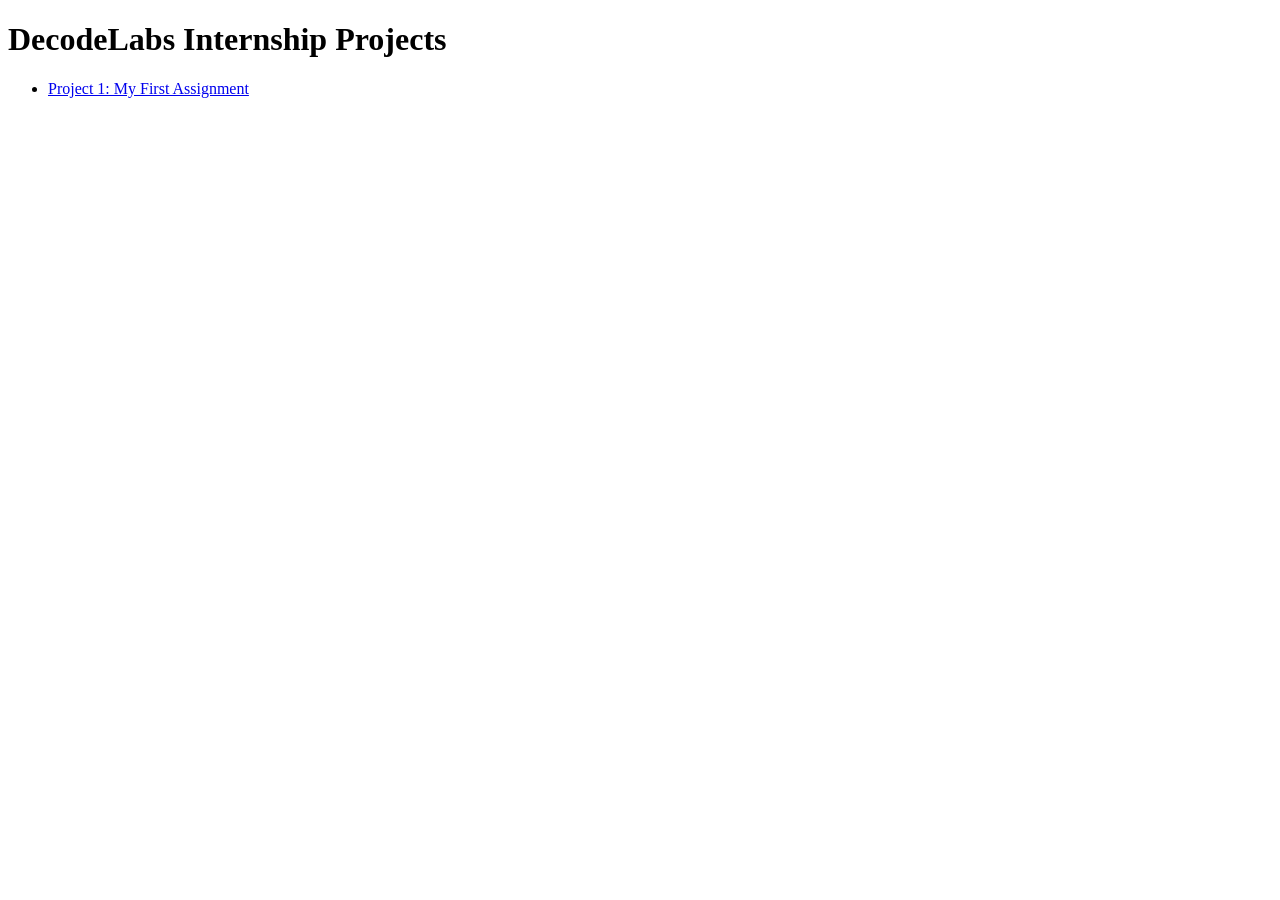
<file: index.html>
<!DOCTYPE html>
<html>
<head>
    <title>My Internship Projects</title>
</head>
<body>
    <h1>DecodeLabs Internship Projects</h1>
    <ul>
        <li><a href="./project-1/index.html">Project 1: My First Assignment</a></li>
    </ul>
</body>
</html>
</file>
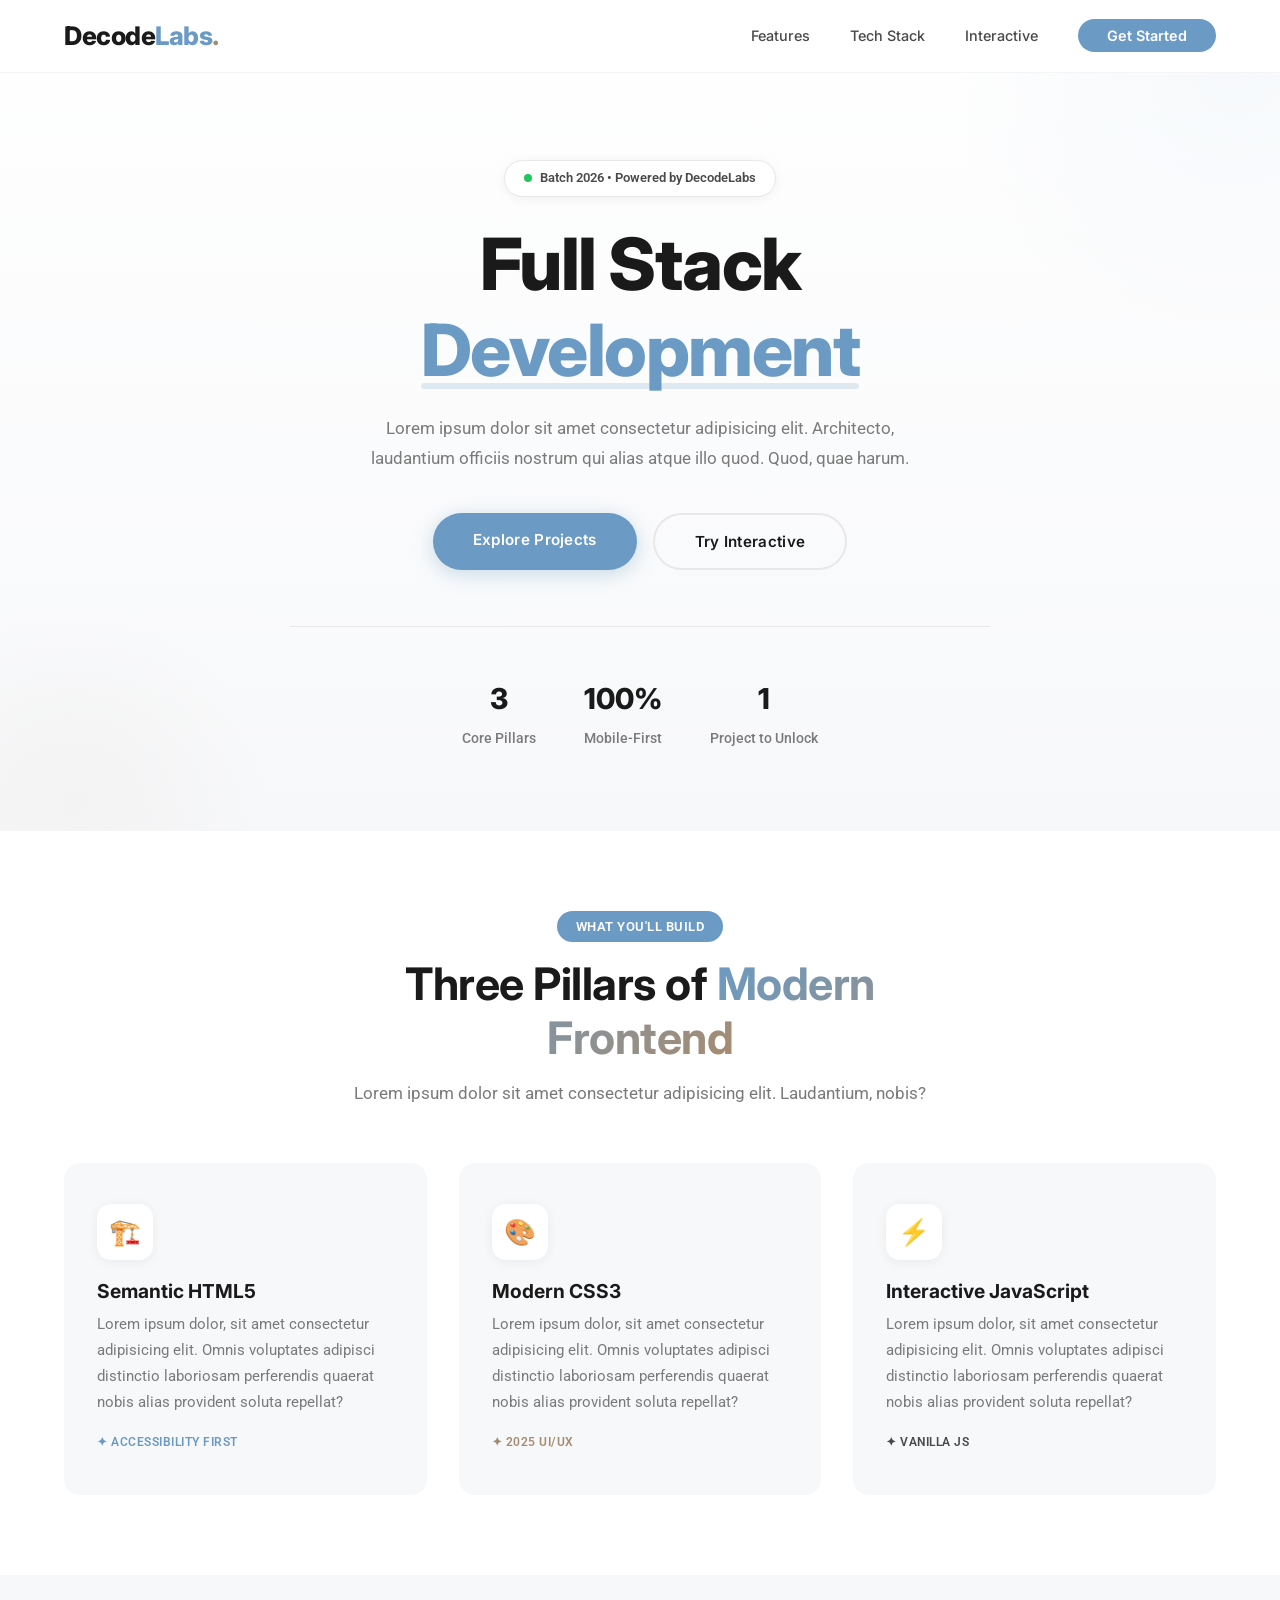
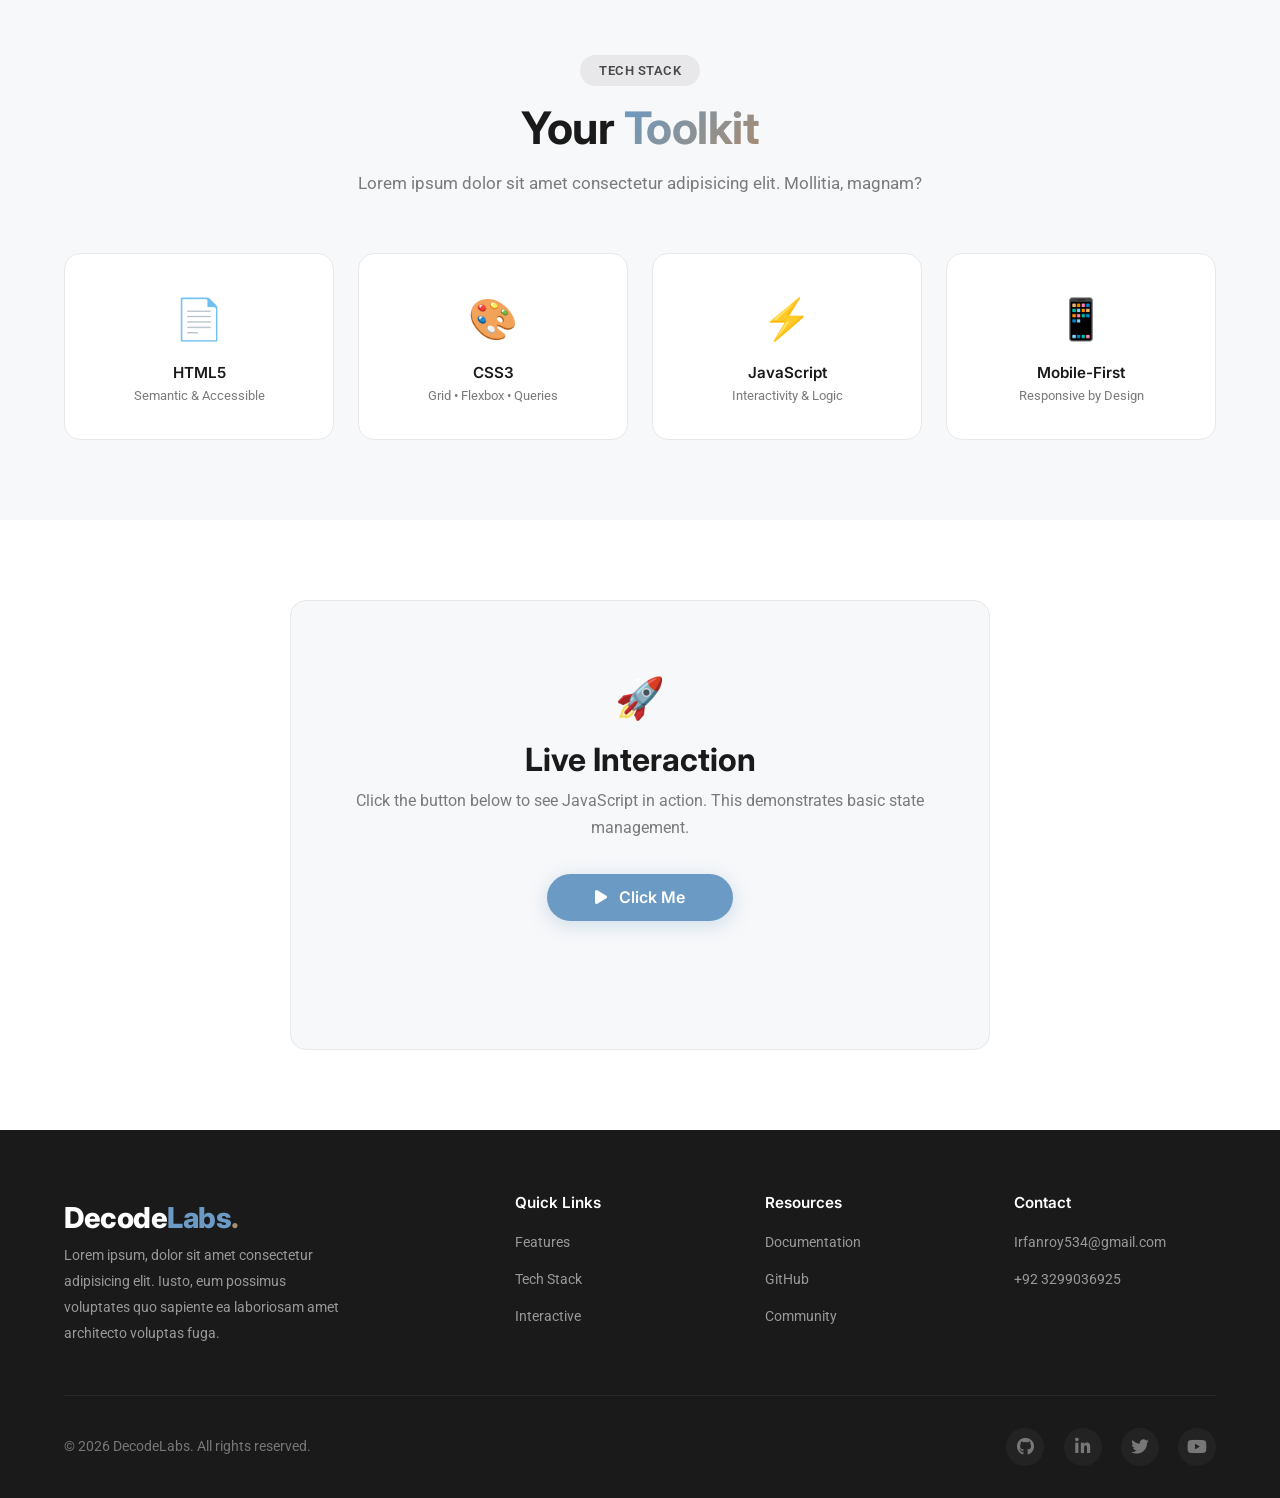
<file: project-1/index.html>
<!DOCTYPE html>
<html lang="en">

<head>
    <meta charset="UTF-8" />
    <meta name="viewport" content="width=device-width, initial-scale=1.0" />
    <meta name="description"
        content="DecodeLabs Full Stack Development Internship Project 1 - Responsive Landing Page" />
    <title>DecodeLabs | Full Stack Development</title>

    <link rel="preconnect" href="https://fonts.googleapis.com" />
    <link rel="preconnect" href="https://fonts.gstatic.com" crossorigin />
    <link
        href="https://fonts.googleapis.com/css2?family=Inter:wght@400;500;600;700;800&family=Roboto:wght@300;400;500;700&display=swap"
        rel="stylesheet" />

    <link rel="stylesheet" href="https://cdnjs.cloudflare.com/ajax/libs/font-awesome/6.5.0/css/all.min.css" />
    <link rel="stylesheet" href="style.css">
</head>

<body>

    <header id="header">
        <div class="container">
            <nav>
                <a href="#" class="logo">Decode<span>Labs</span><span class="dot">.</span></a>

                <button class="hamburger" id="hamburger" aria-label="Toggle navigation menu">
                    <i class="fas fa-bars"></i>
                </button>

                <ul class="nav-links" id="navLinks">
                    <li><a href="#features">Features</a></li>
                    <li><a href="#skills">Tech Stack</a></li>
                    <li><a href="#demo">Interactive</a></li>
                    <li><a href="#contact" class="nav-cta">Get Started</a></li>
                </ul>
            </nav>
        </div>
    </header>

    <section class="hero" id="home">
        <div class="container">
            <div class="hero-content">
                <div class="hero-badge">
                    <span class="pulse"></span>
                    Batch 2026 &bull; Powered by DecodeLabs
                </div>

                <h1>
                    Full Stack <br />
                    <span class="highlight">Development</span>
                </h1>

                <p>
                    Lorem ipsum dolor sit amet consectetur adipisicing elit. Architecto, laudantium officiis nostrum qui
                    alias atque illo quod. Quod, quae harum.
                </p>

                <div class="hero-buttons">
                    <a href="#features" class="btn btn-primary">Explore Projects</a>
                    <a href="#demo" class="btn btn-outline">Try Interactive</a>
                </div>

                <div class="hero-stats">
                    <div class="hero-stats-item">
                        <span class="number">3</span>
                        <span class="label">Core Pillars</span>
                    </div>
                    <div class="hero-stats-item">
                        <span class="number">100%</span>
                        <span class="label">Mobile-First</span>
                    </div>
                    <div class="hero-stats-item">
                        <span class="number">1</span>
                        <span class="label">Project to Unlock</span>
                    </div>
                </div>
            </div>
        </div>
    </section>

    <section class="features" id="features">
        <div class="container">
            <div class="section-header">
                <span class="badge badge-primary">What You'll Build</span>
                <h2>Three Pillars of <span class="text-gradient">Modern Frontend</span></h2>
                <p>Lorem ipsum dolor sit amet consectetur adipisicing elit. Laudantium, nobis?</p>
            </div>

            <div class="features-grid">
                <div class="feature-card">
                    <div class="feature-icon">🏗️</div>
                    <h3>Semantic HTML5</h3>
                    <p>
                        Lorem ipsum dolor, sit amet consectetur adipisicing elit. Omnis voluptates adipisci distinctio
                        laboriosam perferendis quaerat nobis alias provident soluta repellat?
                    </p>
                    <span class="tag">✦ Accessibility First</span>
                </div>

                <div class="feature-card">
                    <div class="feature-icon">🎨</div>
                    <h3>Modern CSS3</h3>
                    <p>
                        Lorem ipsum dolor, sit amet consectetur adipisicing elit. Omnis voluptates adipisci distinctio
                        laboriosam perferendis quaerat nobis alias provident soluta repellat?

                    </p>
                    <span class="tag">✦ 2025 UI/UX</span>
                </div>

                <div class="feature-card">
                    <div class="feature-icon">⚡</div>
                    <h3>Interactive JavaScript</h3>
                    <p>
                        Lorem ipsum dolor, sit amet consectetur adipisicing elit. Omnis voluptates adipisci distinctio
                        laboriosam perferendis quaerat nobis alias provident soluta repellat?
                    </p>
                    <span class="tag">✦ Vanilla JS</span>
                </div>
            </div>
        </div>
    </section>

    <section class="skills" id="skills">
        <div class="container">
            <div class="section-header">
                <span class="badge">Tech Stack</span>
                <h2>Your <span class="text-gradient">Toolkit</span></h2>
                <p>Lorem ipsum dolor sit amet consectetur adipisicing elit. Mollitia, magnam?</p>
            </div>

            <div class="skills-grid">
                <div class="skill-item">
                    <div class="icon">📄</div>
                    <h4>HTML5</h4>
                    <p>Semantic &amp; Accessible</p>
                </div>
                <div class="skill-item">
                    <div class="icon">🎨</div>
                    <h4>CSS3</h4>
                    <p>Grid &bull; Flexbox &bull; Queries</p>
                </div>
                <div class="skill-item">
                    <div class="icon">⚡</div>
                    <h4>JavaScript</h4>
                    <p>Interactivity &amp; Logic</p>
                </div>
                <div class="skill-item">
                    <div class="icon">📱</div>
                    <h4>Mobile-First</h4>
                    <p>Responsive by Design</p>
                </div>
            </div>
        </div>
    </section>

    <section class="demo-section" id="demo">
        <div class="container">
            <div class="demo-box">
                <span style="font-size: 2.5rem; display: block; margin-bottom: 0.5rem;">🚀</span>
                <h2>Live Interaction</h2>
                <p>Click the button below to see JavaScript in action. This demonstrates basic state management.</p>
                <button class="demo-btn" id="demoBtn">
                    <i class="fas fa-play" style="margin-right: 0.5rem;"></i>
                    Click Me
                </button>
                <div id="demoMessage"></div>
            </div>
        </div>
    </section>

    <footer id="contact">
        <div class="container">
            <div class="footer-grid">
                <div class="footer-brand">
                    <a href="#" class="logo">Decode<span>Labs</span><span class="dot">.</span></a>
                    <p>
                        Lorem ipsum, dolor sit amet consectetur adipisicing elit. Iusto, eum possimus voluptates quo
                        sapiente ea laboriosam amet architecto voluptas fuga.
                    </p>
                </div>
                <div class="footer-col">
                    <h4>Quick Links</h4>
                    <ul>
                        <li><a href="#features">Features</a></li>
                        <li><a href="#skills">Tech Stack</a></li>
                        <li><a href="#demo">Interactive</a></li>
                    </ul>
                </div>
                <div class="footer-col">
                    <h4>Resources</h4>
                    <ul>
                        <li><a href="#">Documentation</a></li>
                        <li><a href="#">GitHub</a></li>
                        <li><a href="#">Community</a></li>
                    </ul>
                </div>
                <div class="footer-col">
                    <h4>Contact</h4>
                    <ul>
                        <li><a href="mailto:Irfanroy534@gmail.com">Irfanroy534@gmail.com</a></li>
                        <li><a href="tel:+918933006408">+92 3299036925</a></li>
                    </ul>
                </div>
            </div>

            <div class="footer-bottom">
                <p>© 2026 DecodeLabs. All rights reserved.</p>
                <div class="footer-socials">
                    <a href="#" aria-label="GitHub"><i class="fab fa-github"></i></a>
                    <a href="#" aria-label="LinkedIn"><i class="fab fa-linkedin-in"></i></a>
                    <a href="#" aria-label="Twitter"><i class="fab fa-twitter"></i></a>
                    <a href="#" aria-label="YouTube"><i class="fab fa-youtube"></i></a>
                </div>
            </div>
        </div>
    </footer>
    <script src="script.js"></script>

</body>

</html>
</file>
<file: project-1/style.css>
* {
    margin: 0;
    padding: 0;
    box-sizing: border-box;
}

html {
    scroll-behavior: smooth;
}

:root {
    --mocha: #A78B6F;
    --mocha-dark: #8f765a;
    --mocha-light: #c4ae96;
    --ethereal-blue: #6B9AC4;
    --ethereal-blue-dark: #5a86ad;
    --ethereal-blue-light: #8fb8d9;
    --moonlit-grey: #E8E8EA;
    --moonlit-grey-dark: #d0d0d3;
    --text-dark: #1A1A1A;
    --text-medium: #4A4A4A;
    --text-light: #7A7A7A;
    --bg-light: #F7F8FA;
    --white: #FFFFFF;
    --shadow-sm: 0 2px 12px rgba(0, 0, 0, 0.06);
    --shadow-md: 0 8px 32px rgba(0, 0, 0, 0.08);
    --shadow-lg: 0 16px 48px rgba(0, 0, 0, 0.12);
    --radius: 16px;
    --radius-sm: 8px;
    --transition: 0.3s cubic-bezier(0.4, 0, 0.2, 1);
}


body {
    font-family: 'Roboto', sans-serif;
    color: var(--text-dark);
    background: var(--bg-light);
    line-height: 1.7;
    -webkit-font-smoothing: antialiased;
    -moz-osx-font-smoothing: grayscale;
}

h1,
h2,
h3,
h4 {
    font-family: 'Inter', sans-serif;
    font-weight: 700;
    line-height: 1.2;
}

h1 {
    font-weight: 800;
}

a {
    text-decoration: none;
    color: inherit;
}

img {
    max-width: 100%;
    display: block;
}

.container {
    max-width: 1200px;
    margin: 0 auto;
    padding: 0 1.5rem;
}

.section-padding {
    padding: 5rem 0;
}

.text-center {
    text-align: center;
}

.text-gradient {
    background: linear-gradient(135deg, var(--ethereal-blue), var(--mocha));
    -webkit-background-clip: text;
    -webkit-text-fill-color: transparent;
    background-clip: text;
}

.badge {
    display: inline-block;
    background: var(--moonlit-grey);
    padding: 0.3rem 1.2rem;
    border-radius: 50px;
    font-size: 0.8rem;
    font-weight: 600;
    letter-spacing: 0.5px;
    text-transform: uppercase;
    color: var(--text-medium);
}

.badge-primary {
    background: var(--ethereal-blue);
    color: var(--white);
}


.btn {
    display: inline-block;
    padding: 0.85rem 2.5rem;
    border-radius: 50px;
    font-family: 'Inter', sans-serif;
    font-weight: 600;
    font-size: 0.95rem;
    border: none;
    cursor: pointer;
    transition: all var(--transition);
    text-align: center;
    letter-spacing: 0.3px;
}

.btn-primary {
    background: var(--ethereal-blue);
    color: var(--white);
    box-shadow: 0 4px 20px rgba(107, 154, 196, 0.35);
}

.btn-primary:hover {
    background: var(--ethereal-blue-dark);
    transform: translateY(-3px);
    box-shadow: 0 8px 32px rgba(107, 154, 196, 0.45);
}

.btn-secondary {
    background: var(--mocha);
    color: var(--white);
    box-shadow: 0 4px 20px rgba(167, 139, 111, 0.35);
}

.btn-secondary:hover {
    background: var(--mocha-dark);
    transform: translateY(-3px);
    box-shadow: 0 8px 32px rgba(167, 139, 111, 0.45);
}

.btn-outline {
    background: transparent;
    color: var(--text-dark);
    border: 2px solid var(--moonlit-grey);
}

.btn-outline:hover {
    border-color: var(--ethereal-blue);
    color: var(--ethereal-blue);
    transform: translateY(-3px);
}

.btn-sm {
    padding: 0.5rem 1.5rem;
    font-size: 0.85rem;
}


header {
    position: fixed;
    top: 0;
    left: 0;
    right: 0;
    z-index: 1000;
    background: rgba(255, 255, 255, 0.92);
    backdrop-filter: blur(20px);
    -webkit-backdrop-filter: blur(20px);
    border-bottom: 1px solid rgba(0, 0, 0, 0.04);
    transition: all var(--transition);
}

header.scrolled {
    box-shadow: var(--shadow-sm);
}

nav {
    display: flex;
    justify-content: space-between;
    align-items: center;
    padding: 0.8rem 0;
    min-height: 72px;
}

.logo {
    font-family: 'Inter', sans-serif;
    font-size: 1.6rem;
    font-weight: 800;
    color: var(--text-dark);
    letter-spacing: -0.5px;
}

.logo span {
    color: var(--ethereal-blue);
}

.logo .dot {
    color: var(--mocha);
}
nav{
        flex-wrap: wrap;

}

.nav-links {
    display: flex;
    align-items: center;
    gap: 2.5rem;
    list-style: none;
}

.nav-links a {
    font-family: 'Inter', sans-serif;
    font-weight: 500;
    font-size: 0.9rem;
    color: var(--text-medium);
    transition: color var(--transition);
    position: relative;
}

.nav-links a::after {
    content: '';
    position: absolute;
    bottom: -4px;
    left: 0;
    width: 0;
    height: 2px;
    background: var(--ethereal-blue);
    transition: width var(--transition);
}

.nav-links a:hover {
    color: var(--text-dark);
}

.nav-links a:hover::after {
    width: 100%;
}

.nav-links a.nav-cta {
    background: var(--ethereal-blue);
    color: var(--white);
    padding: 0.5rem 1.8rem;
    border-radius: 50px;
    font-weight: 600;
}

.nav-links a.nav-cta::after {
    display: none;
}

.nav-links a.nav-cta:hover {
    background: var(--ethereal-blue-dark);
    transform: translateY(-2px);
    box-shadow: 0 4px 16px rgba(107, 154, 196, 0.35);
}

.hamburger {
    display: none;
    background: none;
    border: none;
    font-size: 1.8rem;
    cursor: pointer;
    color: var(--text-dark);
    padding: 0.3rem;
    transition: color var(--transition);
}

.hamburger:hover {
    color: var(--ethereal-blue);
}


.hero {
    padding: 10rem 0 5rem;
    background: linear-gradient(180deg, var(--white) 0%, var(--bg-light) 100%);
    position: relative;
    overflow: hidden;
}

.hero::before {
    content: '';
    position: absolute;
    top: -30%;
    right: -20%;
    width: 600px;
    height: 600px;
    background: radial-gradient(circle, rgba(107, 154, 196, 0.06) 0%, transparent 70%);
    border-radius: 50%;
    pointer-events: none;
}

.hero::after {
    content: '';
    position: absolute;
    bottom: -20%;
    left: -10%;
    width: 400px;
    height: 400px;
    background: radial-gradient(circle, rgba(167, 139, 111, 0.05) 0%, transparent 70%);
    border-radius: 50%;
    pointer-events: none;
}

.hero .container {
    position: relative;
    z-index: 1;
}

.hero-content {
    max-width: 700px;
    margin: 0 auto;
    text-align: center;
}

.hero-badge {
    display: inline-flex;
    align-items: center;
    gap: 0.5rem;
    background: var(--white);
    padding: 0.4rem 1.2rem;
    border-radius: 50px;
    font-size: 0.8rem;
    font-weight: 600;
    color: var(--text-medium);
    box-shadow: var(--shadow-sm);
    margin-bottom: 1.5rem;
    border: 1px solid var(--moonlit-grey);
}

.hero-badge .pulse {
    display: inline-block;
    width: 8px;
    height: 8px;
    background: #22c55e;
    border-radius: 50%;
    animation: pulse 2s infinite;
}

@keyframes pulse {

    0%,
    100% {
        opacity: 1;
        transform: scale(1);
    }

    50% {
        opacity: 0.6;
        transform: scale(1.2);
    }
}

.hero h1 {
    font-size: clamp(2.5rem, 6vw, 4.5rem);
    margin-bottom: 1.2rem;
    letter-spacing: -1.5px;
    color: var(--text-dark);
}

.hero h1 .highlight {
    color: var(--ethereal-blue);
    position: relative;
}

.hero h1 .highlight::after {
    content: '';
    position: absolute;
    bottom: 4px;
    left: 0;
    right: 0;
    height: 6px;
    background: rgba(107, 154, 196, 0.2);
    border-radius: 4px;
}

.hero p {
    font-size: clamp(1.05rem, 1.3vw, 1.25rem);
    color: var(--text-light);
    max-width: 560px;
    margin: 0 auto 2.5rem;
    line-height: 1.8;
}

.hero-buttons {
    display: flex;
    flex-wrap: wrap;
    justify-content: center;
    gap: 1rem;
}

.hero-stats {
    display: flex;
    justify-content: center;
    gap: 3rem;
    margin-top: 3.5rem;
    padding-top: 3rem;
    border-top: 1px solid var(--moonlit-grey);
}

.hero-stats-item {
    text-align: center;
}

.hero-stats-item .number {
    font-family: 'Inter', sans-serif;
    font-size: 1.8rem;
    font-weight: 800;
    color: var(--text-dark);
    display: block;
}

.hero-stats-item .label {
    font-size: 0.85rem;
    color: var(--text-light);
    font-weight: 500;
}


.features {
    background: var(--white);
    padding: 5rem 0;
}

.section-header {
    text-align: center;
    max-width: 600px;
    margin: 0 auto 3.5rem;
}

.section-header .badge {
    margin-bottom: 1rem;
}

.section-header h2 {
    font-size: clamp(2rem, 3.5vw, 2.8rem);
    margin-bottom: 0.8rem;
    letter-spacing: -0.5px;
}

.section-header p {
    color: var(--text-light);
    font-size: 1.05rem;
}

.features-grid {
    display: grid;
    grid-template-columns: repeat(3, 1fr);
    gap: 2rem;
}

.feature-card {
    background: var(--bg-light);
    padding: 2.5rem 2rem;
    border-radius: var(--radius);
    transition: all var(--transition);
    border: 1px solid transparent;
    position: relative;
    overflow: hidden;
}

.feature-card::before {
    content: '';
    position: absolute;
    top: 0;
    left: 0;
    right: 0;
    height: 4px;
    background: var(--ethereal-blue);
    opacity: 0;
    transition: opacity var(--transition);
}

.feature-card:hover {
    transform: translateY(-6px);
    border-color: var(--moonlit-grey);
    box-shadow: var(--shadow-md);
}

.feature-card:hover::before {
    opacity: 1;
}

.feature-card:nth-child(2)::before {
    background: var(--mocha);
}

.feature-card:nth-child(3)::before {
    background: var(--moonlit-grey-dark);
}

.feature-icon {
    width: 56px;
    height: 56px;
    background: var(--white);
    border-radius: 14px;
    display: flex;
    align-items: center;
    justify-content: center;
    font-size: 1.6rem;
    margin-bottom: 1.2rem;
    box-shadow: var(--shadow-sm);
}

.feature-card h3 {
    font-size: 1.2rem;
    margin-bottom: 0.6rem;
}

.feature-card p {
    color: var(--text-light);
    font-size: 0.95rem;
    line-height: 1.7;
}

.feature-card .tag {
    display: inline-block;
    margin-top: 1rem;
    font-size: 0.75rem;
    font-weight: 600;
    text-transform: uppercase;
    letter-spacing: 0.5px;
    color: var(--ethereal-blue);
}

.feature-card:nth-child(2) .tag {
    color: var(--mocha);
}

.feature-card:nth-child(3) .tag {
    color: var(--text-medium);
}


.skills {
    background: var(--bg-light);
    padding: 5rem 0;
}

.skills-grid {
    display: grid;
    grid-template-columns: repeat(4, 1fr);
    gap: 1.5rem;
}

.skill-item {
    background: var(--white);
    padding: 2rem 1.5rem;
    border-radius: var(--radius);
    text-align: center;
    transition: all var(--transition);
    border: 1px solid var(--moonlit-grey);
}

.skill-item:hover {
    transform: translateY(-4px);
    box-shadow: var(--shadow-md);
    border-color: var(--ethereal-blue);
}

.skill-item .icon {
    font-size: 2.5rem;
    margin-bottom: 0.6rem;
}

.skill-item h4 {
    font-size: 0.95rem;
    font-weight: 600;
    margin-bottom: 0.2rem;
}

.skill-item p {
    font-size: 0.8rem;
    color: var(--text-light);
}


.demo-section {
    background: var(--white);
    padding: 5rem 0;
}

.demo-box {
    background: var(--bg-light);
    padding: 4rem 3rem;
    border-radius: var(--radius);
    text-align: center;
    border: 1px solid var(--moonlit-grey);
    max-width: 700px;
    margin: 0 auto;
    transition: all var(--transition);
}

.demo-box:hover {
    border-color: var(--ethereal-blue-light);
    box-shadow: var(--shadow-md);
}

.demo-box h2 {
    font-size: 2rem;
    margin-bottom: 0.5rem;
}

.demo-box p {
    color: var(--text-light);
    margin-bottom: 2rem;
}

.demo-box .demo-btn {
    background: var(--ethereal-blue);
    color: var(--white);
    border: none;
    padding: 0.85rem 3rem;
    border-radius: 50px;
    font-family: 'Inter', sans-serif;
    font-weight: 600;
    font-size: 1rem;
    cursor: pointer;
    transition: all var(--transition);
    box-shadow: 0 4px 20px rgba(107, 154, 196, 0.3);
}

.demo-box .demo-btn:hover {
    background: var(--ethereal-blue-dark);
    transform: translateY(-3px) scale(1.02);
    box-shadow: 0 8px 32px rgba(107, 154, 196, 0.4);
}

.demo-box .demo-btn:active {
    transform: scale(0.97);
}

.demo-box .demo-btn.clicked {
    background: var(--mocha);
    box-shadow: 0 4px 20px rgba(167, 139, 111, 0.3);
}

#demoMessage {
    margin-top: 1.5rem;
    font-family: 'Inter', sans-serif;
    font-weight: 600;
    font-size: 1.05rem;
    min-height: 2.5rem;
    color: var(--ethereal-blue);
    opacity: 0;
    transition: all 0.5s ease;
}

#demoMessage.visible {
    opacity: 1;
}


footer {
    background: var(--text-dark);
    color: var(--moonlit-grey);
    padding: 4rem 0 2rem;
}

.footer-grid {
    display: grid;
    grid-template-columns: 2fr 1fr 1fr 1fr;
    gap: 3rem;
    margin-bottom: 3rem;
}

.footer-brand .logo {
    color: var(--white);
    font-size: 1.8rem;
    margin-bottom: 0.8rem;
}

.footer-brand p {
    color: #999;
    font-size: 0.9rem;
    max-width: 280px;
    line-height: 1.8;
}

.footer-col h4 {
    font-family: 'Inter', sans-serif;
    font-weight: 600;
    font-size: 0.95rem;
    color: var(--white);
    margin-bottom: 1rem;
}

.footer-col ul {
    list-style: none;
}

.footer-col ul li {
    margin-bottom: 0.6rem;
}

.footer-col ul a {
    color: #999;
    font-size: 0.9rem;
    transition: color var(--transition);
}

.footer-col ul a:hover {
    color: var(--ethereal-blue);
}

.footer-bottom {
    border-top: 1px solid rgba(255, 255, 255, 0.06);
    padding-top: 2rem;
    display: flex;
    justify-content: space-between;
    align-items: center;
    flex-wrap: wrap;
    gap: 1rem;
}

.footer-bottom p {
    font-size: 0.85rem;
    color: #777;
}

.footer-socials {
    display: flex;
    gap: 1.2rem;
}

.footer-socials a {
    color: #777;
    font-size: 1.1rem;
    transition: all var(--transition);
    width: 38px;
    height: 38px;
    border-radius: 50%;
    display: flex;
    align-items: center;
    justify-content: center;
    background: rgba(255, 255, 255, 0.04);
}

.footer-socials a:hover {
    color: var(--white);
    background: var(--ethereal-blue);
    transform: translateY(-2px);
}



/* Tablet: 768px */
@media (max-width: 1023px) {
    .features-grid {
        grid-template-columns: repeat(2, 1fr);
    }

    .skills-grid {
        grid-template-columns: repeat(2, 1fr);
    }

    .footer-grid {
        grid-template-columns: 1fr 1fr;
        gap: 2rem;
    }

    .hero-stats {
        gap: 2rem;
    }
}

@media (max-width: 767px) {

    .hamburger {
        display: block;
    }

    .nav-links {
        flex-basis: 100%;
        display: none;
        flex-direction: column;
        gap: 0.8rem;
        width: 100%;
        padding: 1.5rem 0 1rem;
        border-top: 1px solid var(--moonlit-grey);
    }

    .nav-links.open {
        display: flex;
    }

    .nav-links a {
        font-size: 1rem;
        padding: 0.3rem 0;
    }

    .nav-links a.nav-cta {
        align-self: flex-start;
        padding: 0.5rem 1.8rem;
    }

    /* Hero */
    .hero {
        padding: 8rem 0 3rem;
    }

    .hero h1 {
        font-size: 2.2rem;
    }

    .hero-stats {
        flex-direction: column;
        gap: 1rem;
        margin-top: 2.5rem;
        padding-top: 2rem;
    }

    .hero-stats-item .number {
        font-size: 1.5rem;
    }

    /* Features */
    .features-grid {
        grid-template-columns: 1fr;
    }

    .section-padding {
        padding: 3rem 0;
    }

    .features {
        padding: 3rem 0;
    }

    .skills {
        padding: 3rem 0;
    }

    .demo-section {
        padding: 3rem 0;
    }

    /* Skills */
    .skills-grid {
        grid-template-columns: 1fr 1fr;
    }

    .skill-item {
        padding: 1.5rem 1rem;
    }

    /* Demo */
    .demo-box {
        padding: 2.5rem 1.5rem;
    }

    .demo-box h2 {
        font-size: 1.5rem;
    }

    /* Footer */
    .footer-grid {
        grid-template-columns: 1fr;
        gap: 1.5rem;
    }

    .footer-bottom {
        flex-direction: column;
        text-align: center;
    }

    .footer-brand p {
        max-width: 100%;
    }
}

@media (max-width: 480px) {
    .skills-grid {
        grid-template-columns: 1fr 1fr;
        gap: 0.8rem;
    }

    .hero-buttons .btn {
        width: 100%;
        justify-content: center;
    }

    .hero-buttons {
        flex-direction: column;
        align-items: center;
    }

    .hero h1 {
        font-size: 1.9rem;
    }

    .container {
        padding: 0 1rem;
    }
}
</file>
